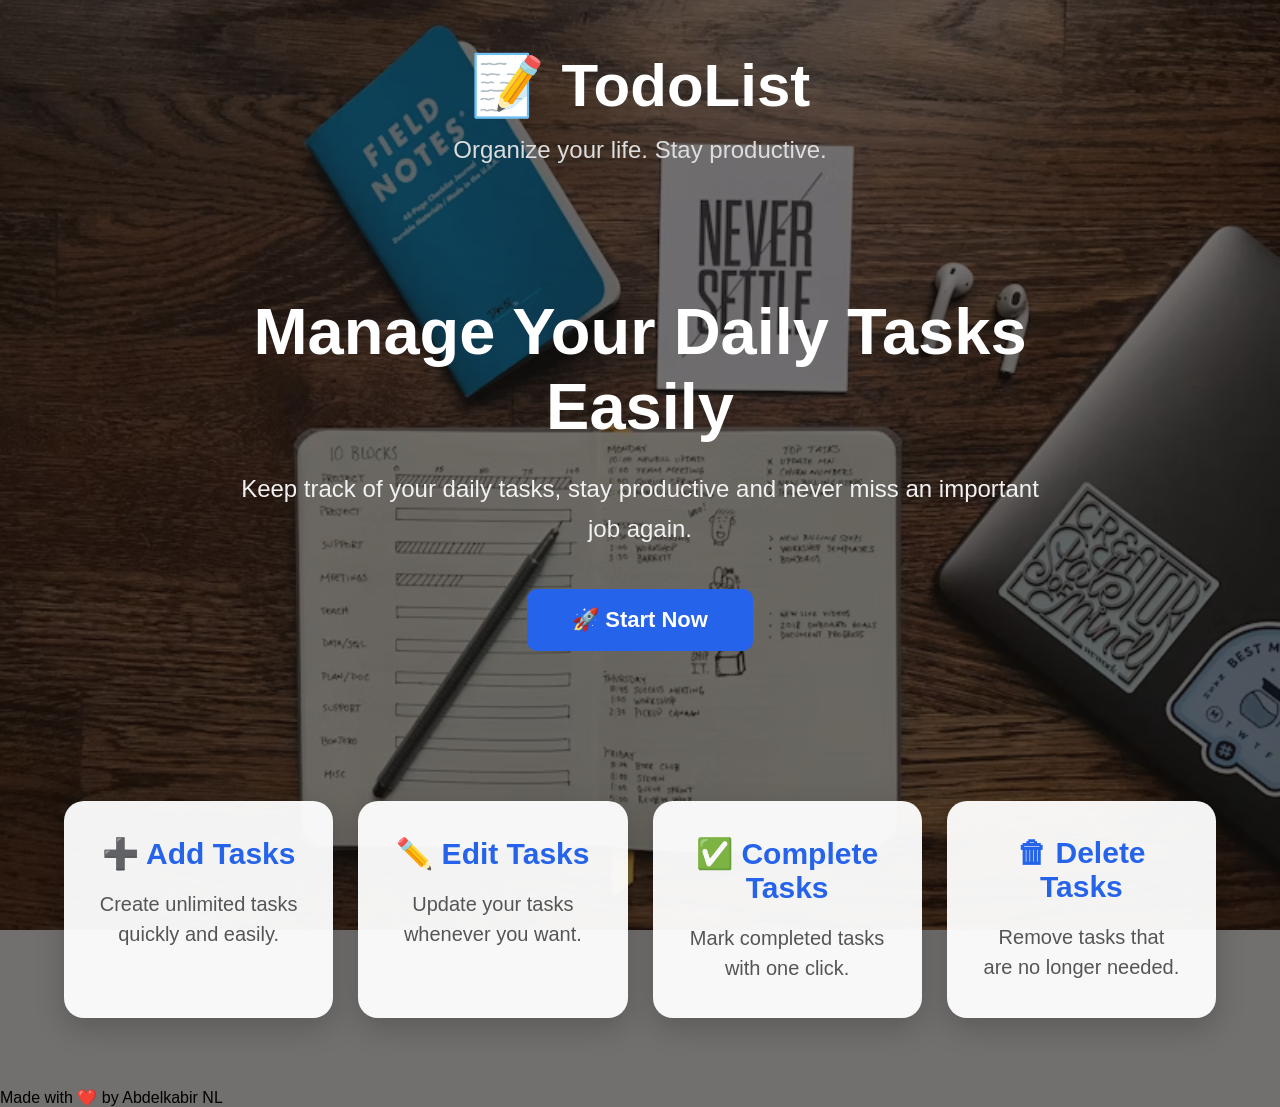
<file: templates/index.html>
<!DOCTYPE html>
<html lang="en">

<head>

    <meta charset="UTF-8">

    <meta name="viewport" content="width=device-width, initial-scale=1.0">

    <title>TodoList</title>

    <link rel="stylesheet" href="/static/style.css">

</head>

<body>

<div class="overlay">

<header>

    <h1>📝 TodoList</h1>

    <p>Organize your life. Stay productive.</p>

</header>


<section class="hero">

    <div class="hero-text">

        <h2>Manage Your Daily Tasks Easily</h2>

        <p>

            Keep track of your daily tasks,
            stay productive and never miss
            an important job again.

        </p>

        <a href="/tasks" class="btn">

            🚀 Start Now

        </a>

    </div>

</section>


<section class="features">

    <div class="card">

        <h3>➕ Add Tasks</h3>

        <p>

            Create unlimited tasks
            quickly and easily.

        </p>

    </div>


    <div class="card">

        <h3>✏️ Edit Tasks</h3>

        <p>

            Update your tasks
            whenever you want.

        </p>

    </div>


    <div class="card">

        <h3>✅ Complete Tasks</h3>

        <p>

            Mark completed tasks
            with one click.

        </p>

    </div>


    <div class="card">

        <h3>🗑 Delete Tasks</h3>

        <p>

            Remove tasks that
            are no longer needed.

        </p>

    </div>

</section>


<footer>

    Made with ❤️ by Abdelkabir NL

</footer>

</div>

</body>

</html>
</file>
<file: static/style.css>
* {
    margin: 0;
    padding: 0;
    box-sizing: border-box;
    font-family: Arial, Helvetica, sans-serif;
}

body {
    background-image: url("/static/image_tasks.avif");
    background-size: cover;
    background-position: center;
    background-repeat: no-repeat;
    background-attachment: fixed;
}

.overlay {
    width: 100%;
    min-height: 100vh;
    background: rgba(21, 18, 16, 0.6);
}

/* ================= HEADER ================= */

header {
    text-align: center;
    padding: 50px 20px;
}

header h1 {
    color: white;
    font-size: 60px;
    margin-bottom: 15px;
}

header p {
    color: #ddd;
    font-size: 24px;
}

/* ================= HERO ================= */

.hero {
    display: flex;
    justify-content: center;
    align-items: center;
    text-align: center;
    padding: 80px 20px;
}

.hero-text {
    max-width: 800px;
}

.hero-text h2 {
    color: white;
    font-size: 65px;
    margin-bottom: 25px;
}

.hero-text p {
    color: #f1f1f1;
    font-size: 24px;
    line-height: 40px;
    margin-bottom: 40px;
}

.btn {
    display: inline-block;
    text-decoration: none;
    background: #2563eb;
    color: white;
    padding: 18px 45px;
    border-radius: 10px;
    font-size: 22px;
    font-weight: bold;
    transition: 0.3s;
}

.btn:hover {
    background: #1d4ed8;
    transform: scale(1.05);
}

/* ================= FEATURES ================= */

.features {

    width: 90%;
    max-width: 1300px;

    margin: 70px auto;

    display: grid;

    grid-template-columns: repeat(auto-fit, minmax(250px, 1fr));

    gap: 25px;

}

.card {

    background: rgba(255, 255, 255, .95);

    border-radius: 20px;

    padding: 35px;

    text-align: center;

    transition: .3s;

    box-shadow: 0 10px 30px rgba(0, 0, 0, .20);

}

.card:hover {

    transform: translateY(-12px);

}

.card h3 {

    color: #2563eb;

    font-size: 30px;

    margin-bottom: 18px;

}

.card p {

    color: #555;

    font-size: 20px;

    line-height: 30px;

}

/* ================= FOOTER =================









/* ===========================
   TASKS PAGE
=========================== */

.tasks-page {

    margin: 0;
    padding: 0;
    font-family: Arial, sans-serif;
    background: #111;

    display: flex;
    justify-content: center;
    align-items: center;

    min-height: 100vh;

}

.tasks-box {

    width: 850px;

    background: #1f1f1f;

    padding: 30px;

    border-radius: 15px;

    box-shadow: 0 0 20px rgba(0, 0, 0, .5);

}

.tasks-box h1 {

    text-align: center;

    color: #00a8ff;

    margin-bottom: 25px;

}

.tasks-box input {

    width: 78%;

    padding: 12px;

    border: none;

    border-radius: 8px;

    font-size: 16px;

}

.tasks-box form {

    display: flex;

    gap: 10px;

}

.tasks-box button {

    padding: 12px 20px;

    border: none;

    border-radius: 8px;

    background: #00a8ff;

    color: white;

    cursor: pointer;

}

.tasks-box button:hover {

    background: #0088cc;

}

table {

    width: 100%;

    margin-top: 25px;

    border-collapse: collapse;

}

th {

    background: #00a8ff;

    color: white;

    padding: 12px;

}

td {

    padding: 12px;

    text-align: center;

    color: white;

    border-bottom: 1px solid #444;

}

tr:hover {

    background: #2a2a2a;
}













/* ======================
   EDIT PAGE
====================== */

.edit-page {

    margin: 0;
    padding: 0;

    background: #031628;

    font-family: Arial, sans-serif;

    display: flex;
    justify-content: center;
    align-items: center;

    height: 100vh;

}

.edit-box {

    width: 450px;

    background: #2c2116;

    padding: 30px;

    border-radius: 15px;

    text-align: center;

    box-shadow: 0 0 20px rgba(0, 0, 0, .5);

}

.edit-box h1 {

    color: #00a8ff;

    margin-bottom: 25px;

}

.edit-box input {

    width: 100%;

    padding: 12px;

    font-size: 16px;

    border: none;

    border-radius: 8px;

    margin-bottom: 20px;

    box-sizing: border-box;

}

.edit-box button {

    width: 100%;

    padding: 12px;

    border: none;

    border-radius: 8px;

    background: #00a8ff;

    color: white;

    cursor: pointer;

    font-size: 16px;

}

.edit-box button:hover {

    background: #0088cc;

}

.cancel-btn {

    background: #8a2727 !important;

}

.cancel-btn:hover {

    background: #504f55 !important;
}
</file>
